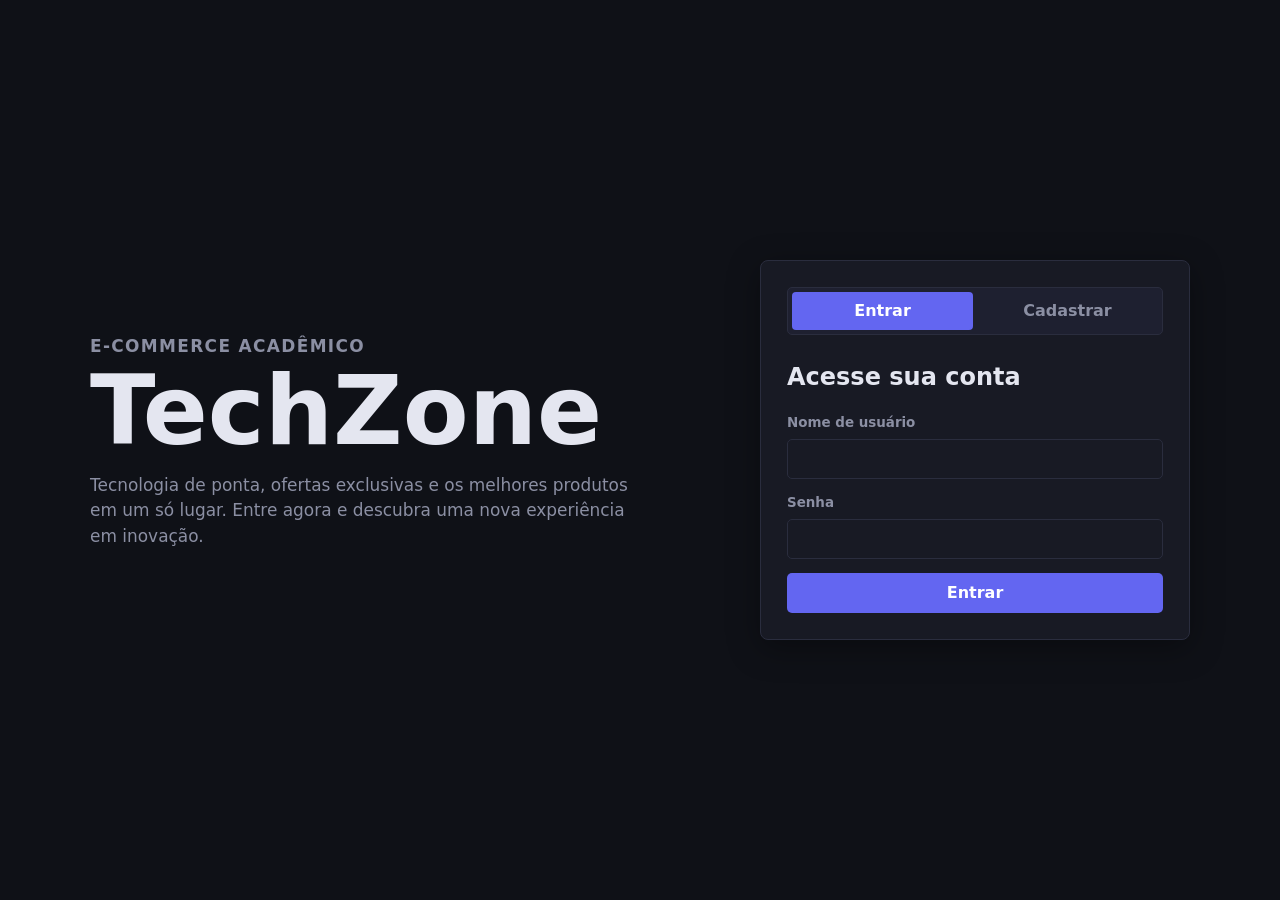
<file: shop/index.html>
<!DOCTYPE html>
<html lang="pt-BR">
<head>
  <meta charset="UTF-8">
  <meta name="viewport" content="width=device-width, initial-scale=1.0">
  <meta http-equiv="refresh" content="0; url=login.html">
  <title>TechZone | Entrar</title>
  <link rel="stylesheet" href="style.css">
</head>
<body class="auth-page">
  <main class="auth-shell">
    <section class="auth-panel">
      <p class="eyebrow">TechZone</p>
      <h1>Redirecionando para o acesso.</h1>
      <p class="muted">Se a tela não abrir automaticamente, acesse <a href="login.html">login.html</a>.</p>
    </section>
  </main>
</body>
</html>
</file>
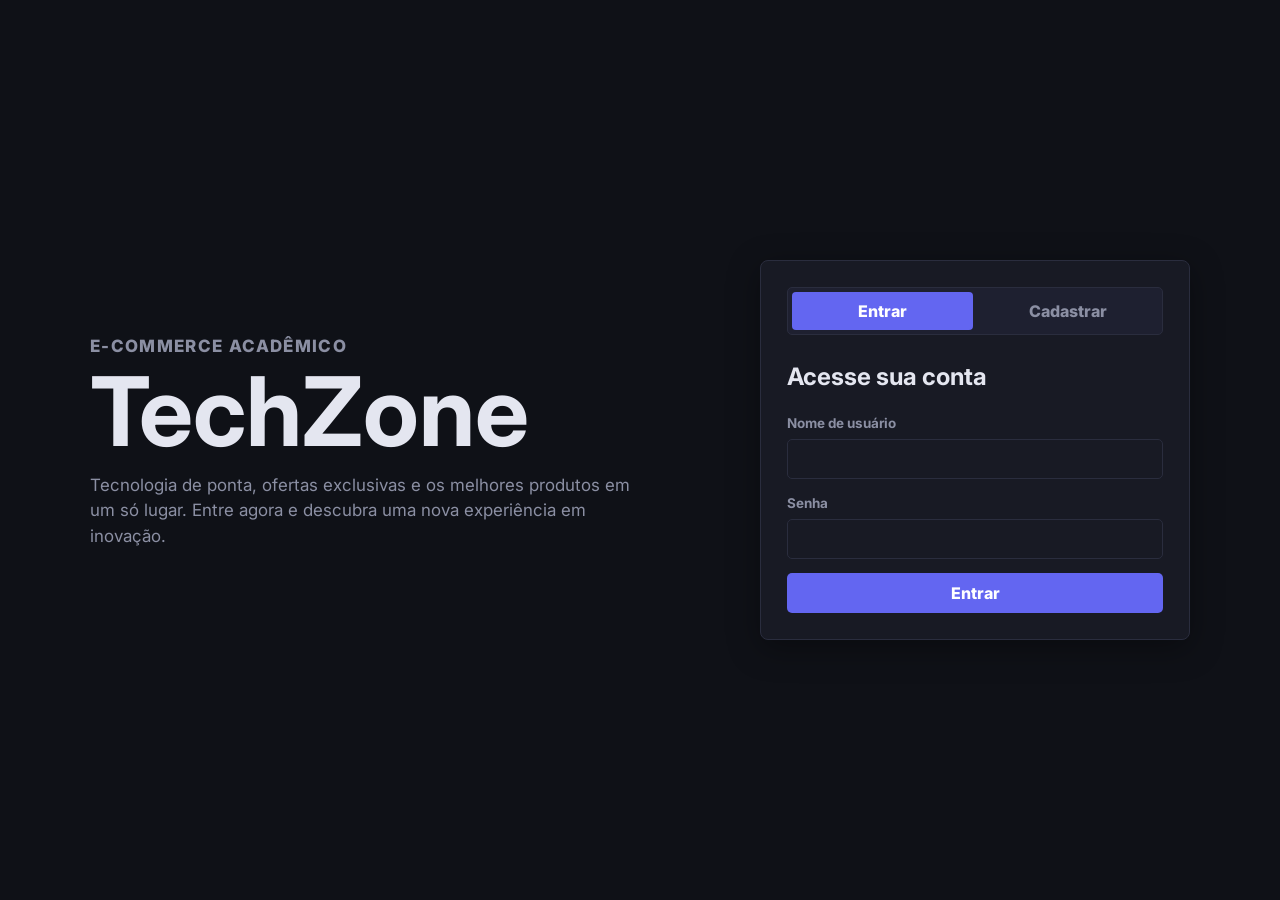
<file: shop/admin.html>
<!DOCTYPE html>
<html lang="pt-BR">
<head>
  <meta charset="UTF-8">
  <meta name="viewport" content="width=device-width, initial-scale=1.0">
  <title>TechZone | Admin</title>
  <link rel="preconnect" href="https://fonts.googleapis.com">
  <link rel="preconnect" href="https://fonts.gstatic.com" crossorigin>
  <link href="https://fonts.googleapis.com/css2?family=Inter:wght@400;500;600;700;800&display=swap" rel="stylesheet">
  <link rel="stylesheet" href="style.css">
</head>
<body class="admin-body" data-page="admin">
  <header class="admin-topbar">
    <a class="logo admin-logo" href="admin.html"><span>TZ</span>Admin</a>
    <div class="admin-top-actions">
      <a class="btn ghost small" href="catalogo.html">Ver loja</a>
      <button id="logout-btn" class="btn ghost small" type="button">Sair</button>
    </div>
  </header>

  <main class="admin-shell">
    <aside class="admin-side">
      <button class="admin-nav active" data-admin-section="dashboard" type="button">Dashboard</button>
      <button class="admin-nav" data-admin-section="produtos" type="button">Produtos</button>
      <button class="admin-nav" data-admin-section="clientes" type="button">Clientes</button>
      <button class="admin-nav" data-admin-section="pedidos" type="button">Pedidos</button>
      <button class="admin-nav" data-admin-section="chamados" type="button">Chamados</button>
      <button class="admin-nav" data-admin-section="estoque" type="button">Estoque</button>
      <button class="admin-nav" data-admin-section="vendas" type="button">Vendas</button>
      <button class="admin-nav" data-admin-section="reajuste" type="button">Reajuste</button>
    </aside>
    <section id="admin-content" class="admin-content"></section>
  </main>

  <div id="toast-root" aria-live="polite"></div>
  <script src="js/state.js"></script>
  <script src="js/app.js"></script>
</body>
</html>
</file>
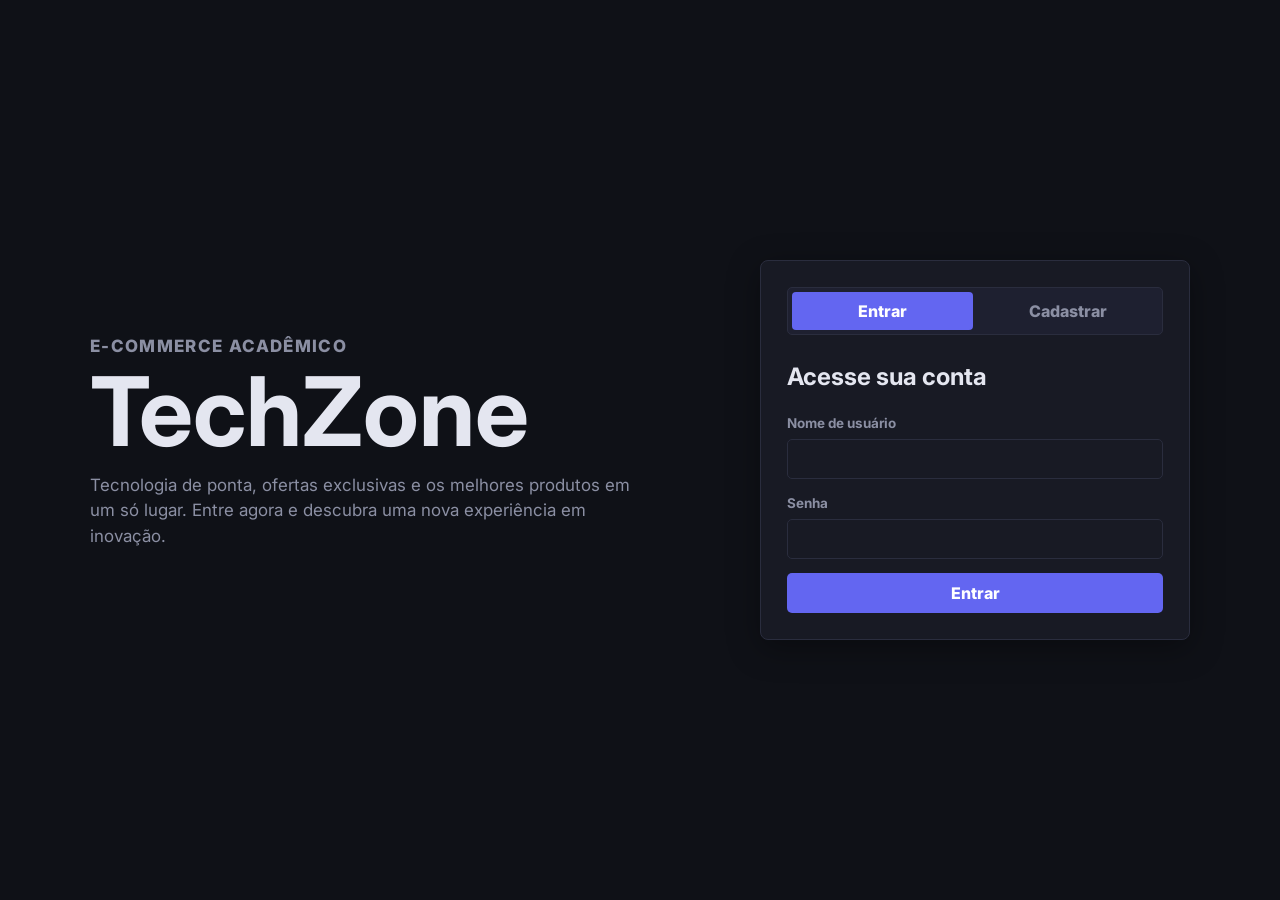
<file: shop/catalogo.html>
<!DOCTYPE html>
<html lang="pt-BR">
<head>
  <meta charset="UTF-8">
  <meta name="viewport" content="width=device-width, initial-scale=1.0">
  <title>TechZone | Catálogo</title>
  <link rel="preconnect" href="https://fonts.googleapis.com">
  <link rel="preconnect" href="https://fonts.gstatic.com" crossorigin>
  <link href="https://fonts.googleapis.com/css2?family=Inter:wght@400;500;600;700;800&display=swap" rel="stylesheet">
  <link rel="stylesheet" href="style.css">
</head>
<body data-page="catalogo">
  <header class="site-header">
    <a class="logo" href="catalogo.html"><span>TZ</span>TechZone</a>
    <nav class="site-nav" aria-label="Navegação principal">
      <a class="active" href="catalogo.html">Catálogo</a>
      <a class="client-link hidden" href="pedidos.html">Pedidos</a>
      <a class="client-link hidden" href="fale-conosco.html">Fale Conosco</a>
      <a href="sobre.html">Sobre Nós</a>
      <a id="admin-link" class="hidden" href="admin.html">Admin</a>
    </nav>
    <div class="header-actions">
      <a class="icon-btn client-link hidden" href="pedidos.html" aria-label="Carrinho"><span>Carrinho</span><b id="cart-count">0</b></a>
      <a id="account-avatar" class="account-avatar client-link hidden" href="conta.html" aria-label="Minha Conta"></a>
      <button id="logout-btn" class="btn ghost small" type="button">Sair</button>
    </div>
  </header>

  <main>
    <section class="catalog-head">
      <div>
        <p class="eyebrow">Produtos em destaque</p>
        <h1>Catálogo TechZone</h1>
        <p class="muted">Adicione ao carrinho direto da vitrine ou abra o produto para ver detalhes técnicos.</p>
      </div>
      <div class="toolbar">
        <input id="product-search" type="search" placeholder="Buscar produto">
        <select id="stock-filter">
          <option value="todos">Todos</option>
          <option value="disponiveis">Disponíveis</option>
          <option value="baixo">Estoque baixo</option>
        </select>
      </div>
    </section>

    <section class="content-wrap">
      <div id="products-grid" class="product-grid"></div>
    </section>
  </main>

  <footer class="site-footer">
    <div><strong>TechZone</strong><p>Loja acadêmica de tecnologia com arquitetura front-end modular.</p></div>
    <div><strong>Links úteis</strong><a href="catalogo.html">Catálogo</a><a href="pedidos.html">Pedidos</a><a href="fale-conosco.html">Fale Conosco</a><a href="sobre.html">Sobre Nós</a></div>
    <div><strong>Contato</strong><span>tzstore@gmail.com
  </span><span>(11) 94002-2026</span><span>Av. Paulista, 1000 - Bela Vista, São Paulo - SP</span></div>
    <div><strong>Pagamento</strong><span>Saldo TechZone</span><span>Pix, crédito e débito simulados</span></div>
  </footer>

  <div id="toast-root" aria-live="polite"></div>
  <script src="js/state.js"></script>
  <script src="js/app.js"></script>
</body>
</html>
</file>
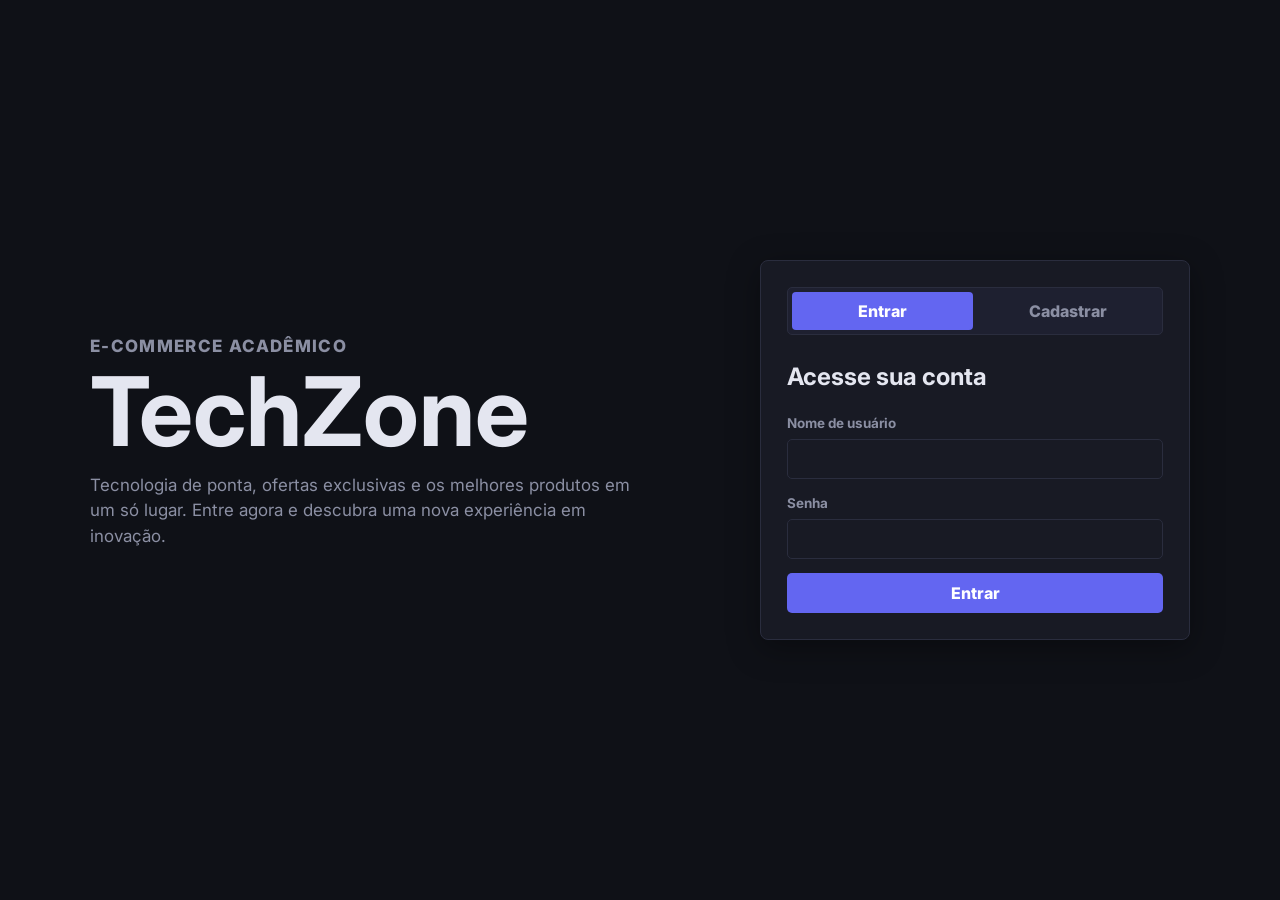
<file: shop/conta.html>
<!DOCTYPE html>
<html lang="pt-BR">
<head>
  <meta charset="UTF-8">
  <meta name="viewport" content="width=device-width, initial-scale=1.0">
  <title>TechZone | Minha Conta</title>
  <link rel="preconnect" href="https://fonts.googleapis.com">
  <link rel="preconnect" href="https://fonts.gstatic.com" crossorigin>
  <link href="https://fonts.googleapis.com/css2?family=Inter:wght@400;500;600;700;800&display=swap" rel="stylesheet">
  <link rel="stylesheet" href="style.css">
</head>
<body data-page="conta">
  <header class="site-header">
    <a class="logo" href="catalogo.html"><span>TZ</span>TechZone</a>
    <nav class="site-nav" aria-label="Navegação principal">
      <a href="catalogo.html">Catálogo</a>
      <a class="client-link" href="pedidos.html">Pedidos</a>
      <a class="client-link" href="fale-conosco.html">Fale Conosco</a>
      <a href="sobre.html">Sobre Nós</a>
      <a id="admin-link" class="hidden" href="admin.html">Admin</a>
    </nav>
    <div class="header-actions">
      <a class="icon-btn client-link" href="pedidos.html" aria-label="Carrinho"><span>Carrinho</span><b id="cart-count">0</b></a>
      <a id="account-avatar" class="account-avatar client-link" href="conta.html" aria-label="Minha Conta"></a>
      <button id="logout-btn" class="btn ghost small" type="button">Sair</button>
    </div>
  </header>

  <main class="content-wrap account-layout">
    <section class="account-panel">
      <div class="section-title-row">
        <div>
          <p class="eyebrow">Cadastro</p>
          <h1>Alterar conta</h1>
          <p class="muted">Atualize seus dados de acesso e contato.</p>
        </div>
      </div>

      <form id="account-form" class="form-stack">
        <div class="account-grid">
          <label>Nome completo
            <input id="account-name" autocomplete="name" required>
          </label>
          <label>E-mail
            <input id="account-email" type="email" autocomplete="email" required>
          </label>
          <label>Telefone
            <input id="account-phone" autocomplete="tel" inputmode="numeric" data-phone-mask required>
          </label>
          <label>Usuário
            <input id="account-user" autocomplete="username" required>
          </label>
          <label>Nova senha
            <input id="account-pass" type="password" autocomplete="new-password" placeholder="Deixe em branco para manter">
          </label>
        </div>
        <button class="btn primary" type="submit">Salvar alterações</button>
      </form>
    </section>

    <aside class="account-panel deposit-panel">
      <p class="eyebrow">Saldo</p>
      <h2>Depositar saldo</h2>
      <p class="muted">Use este valor para pagar pedidos dentro da loja.</p>
      <div class="balance-card">
        <div class="balance-card-head">
          <span>Saldo atual</span>
          <button id="toggle-balance" class="eye-btn" type="button" aria-label="Mostrar saldo">
            <svg viewBox="0 0 24 24" aria-hidden="true"><path d="M2 12s3.5-6 10-6 10 6 10 6-3.5 6-10 6S2 12 2 12Z"/><circle cx="12" cy="12" r="3"/></svg>
          </button>
        </div>
        <strong id="account-balance" data-hidden="true">••••••</strong>
      </div>
      <form id="deposit-form" class="form-stack">
        <label>Valor do depósito
          <input id="deposit-value" type="number" min="0.01" step="0.01" placeholder="100,00" required>
        </label>
        <button class="btn primary full" type="submit">Depositar saldo</button>
      </form>
    </aside>
  </main>

  <footer class="site-footer">
    <div><strong>TechZone</strong><p>Loja acadêmica de tecnologia com arquitetura front-end modular.</p></div>
    <div><strong>Links úteis</strong><a href="catalogo.html">Catálogo</a><a href="pedidos.html">Pedidos</a><a href="fale-conosco.html">Fale Conosco</a><a href="sobre.html">Sobre Nós</a></div>
    <div><strong>Contato</strong><span>tzstore@gmail.com
  </span><span>(11) 94002-2026</span><span>Av. Paulista, 1000 - Bela Vista, São Paulo - SP</span></div>
    <div><strong>Pagamento</strong><span>Saldo TechZone</span><span>Pix, crédito e débito simulados</span></div>
  </footer>

  <div id="toast-root" aria-live="polite"></div>
  <script src="js/state.js"></script>
  <script src="js/app.js"></script>
</body>
</html>
</file>
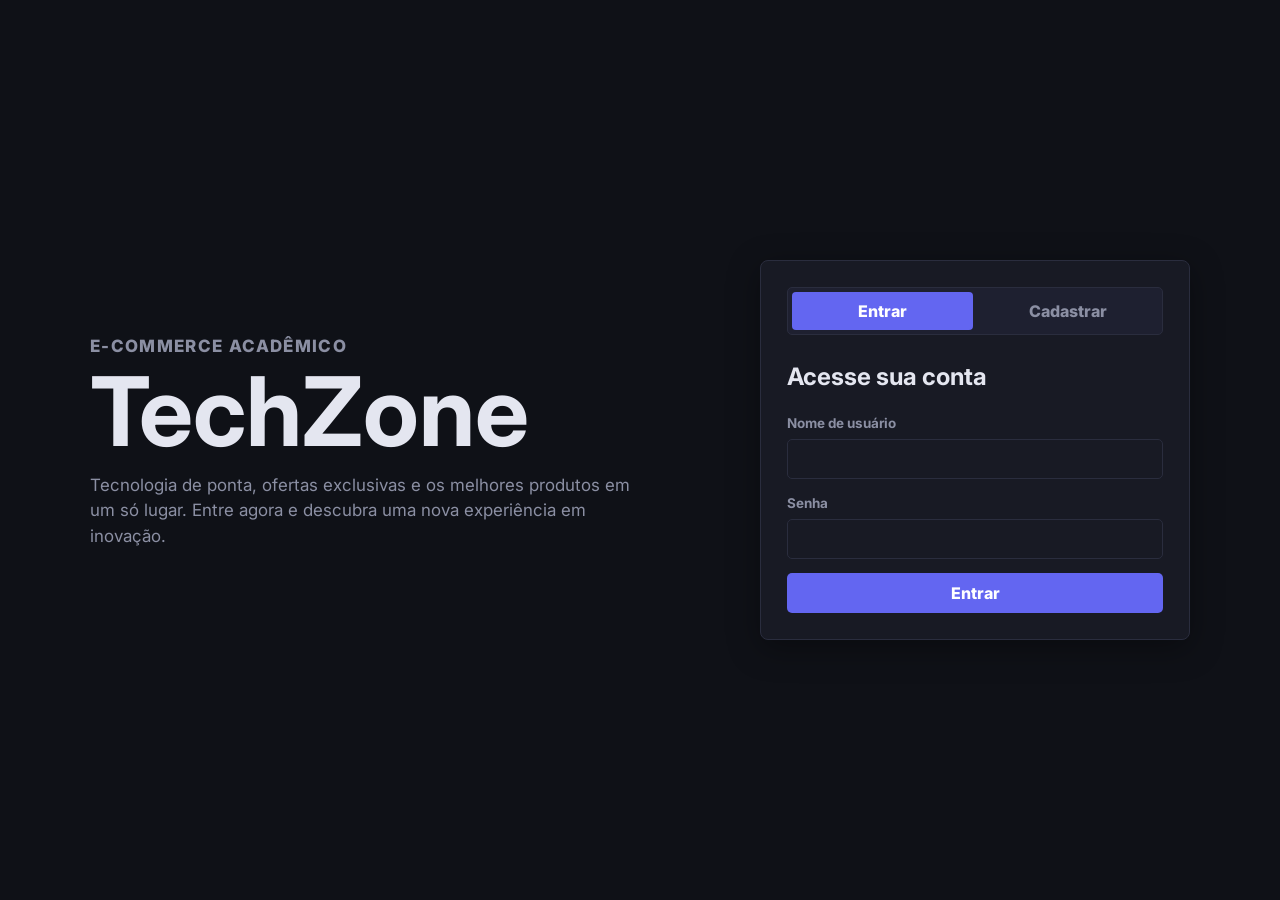
<file: shop/fale-conosco.html>
<!DOCTYPE html>
<html lang="pt-BR">
<head>
  <meta charset="UTF-8">
  <meta name="viewport" content="width=device-width, initial-scale=1.0">
  <title>TechZone | Fale Conosco</title>
  <link rel="preconnect" href="https://fonts.googleapis.com">
  <link rel="preconnect" href="https://fonts.gstatic.com" crossorigin>
  <link href="https://fonts.googleapis.com/css2?family=Inter:wght@400;500;600;700;800&display=swap" rel="stylesheet">
  <link rel="stylesheet" href="style.css">
</head>
<body data-page="fale-conosco">
  <header class="site-header">
    <a class="logo" href="catalogo.html"><span>TZ</span>TechZone</a>
    <nav class="site-nav" aria-label="Navegação principal">
      <a href="catalogo.html">Catálogo</a>
      <a class="client-link" href="pedidos.html">Pedidos</a>
      <a class="client-link active" href="fale-conosco.html">Fale Conosco</a>
      <a href="sobre.html">Sobre Nós</a>
      <a id="admin-link" class="hidden" href="admin.html">Admin</a>
    </nav>
    <div class="header-actions">
      <a class="icon-btn client-link" href="pedidos.html" aria-label="Carrinho"><span>Carrinho</span><b id="cart-count">0</b></a>
      <a id="account-avatar" class="account-avatar client-link" href="conta.html" aria-label="Minha Conta"></a>
      <button id="logout-btn" class="btn ghost small" type="button">Sair</button>
    </div>
  </header>

  <main class="content-wrap support-layout">
    <section class="support-panel">
      <div class="section-title-row">
        <div>
          <p class="eyebrow">Atendimento</p>
          <h1>Fale Conosco</h1>
          <p class="muted">Escolha um tópico de suporte ou abra um chamado direto com nossa equipe.</p>
        </div>
      </div>

      <div class="contact-info-grid" aria-label="Informações de contato">
        <article>
          <span>Telefone / WhatsApp</span>
          <strong>(11) 94002-2026</strong>
          <small>Atendimento de segunda a sexta, das 9h às 18h.</small>
        </article>
        <article>
          <span>E-mail</span>
          <strong>tzstore@gmail.com</strong>
          <small>Resposta em até 1 dia útil.</small>
        </article>
        <article>
          <span>Endereço</span>
          <strong>Av. Paulista, 1000 - Bela Vista, São Paulo - SP</strong>
          <small>Loja conceito TechZone.</small>
        </article>
      </div>

      <div class="support-options" id="support-options">
        <button class="support-option active" type="button" data-support-topic="suporte">Falar diretamente com o suporte</button>
        <button class="support-option" type="button" data-support-topic="compra">Problema ao efetuar a compra</button>
        <button class="support-option" type="button" data-support-topic="conta">Problemas com a conta</button>
        <button class="support-option" type="button" data-support-topic="uso">Como utilizar o site</button>
        <button class="support-option" type="button" data-support-topic="regras">Regras de funcionamento</button>
      </div>

      <div id="support-guidance" class="support-guidance"></div>

      <form id="support-form" class="support-form">
        <div class="admin-form-grid">
          <label>Nome
            <input id="contact-name" required placeholder="Seu nome">
          </label>
          <label>E-mail
            <input id="contact-email" type="email" required placeholder="seuemail@gmail.com">
          </label>
          <label>Categoria
            <select id="ticket-category" required>
              <option value="Problema">Problema</option>
              <option value="Dúvida">Dúvida</option>
              <option value="Reclamação">Reclamação</option>
              <option value="Crítica">Crítica</option>
            </select>
          </label>
        </div>
        <label>Mensagem
          <textarea id="ticket-message" rows="6" placeholder="Descreva sua situação com detalhes." required></textarea>
        </label>
        <button class="btn primary" type="submit">Enviar chamado</button>
      </form>
    </section>

    <section class="support-panel">
      <div class="section-title-row">
        <div>
          <p class="eyebrow">Histórico</p>
          <h2>Meus chamados</h2>
        </div>
      </div>
      <div id="client-ticket-list" class="ticket-list"></div>
    </section>
  </main>

  <footer class="site-footer">
    <div><strong>TechZone</strong><p>Loja acadêmica de tecnologia com arquitetura front-end modular.</p></div>
    <div><strong>Links úteis</strong><a href="catalogo.html">Catálogo</a><a href="pedidos.html">Pedidos</a><a href="fale-conosco.html">Fale Conosco</a><a href="sobre.html">Sobre Nós</a></div>
    <div><strong>Contato</strong><span>tzstore@gmail.com
  </span><span>(11) 94002-2026</span><span>Av. Paulista, 1000 - Bela Vista, São Paulo - SP</span></div>
    <div><strong>Pagamento</strong><span>Saldo TechZone</span><span>Pix, crédito e débito simulados</span></div>
  </footer>

  <div id="toast-root" aria-live="polite"></div>
  <script src="js/state.js"></script>
  <script src="js/app.js"></script>
</body>
</html>
</file>
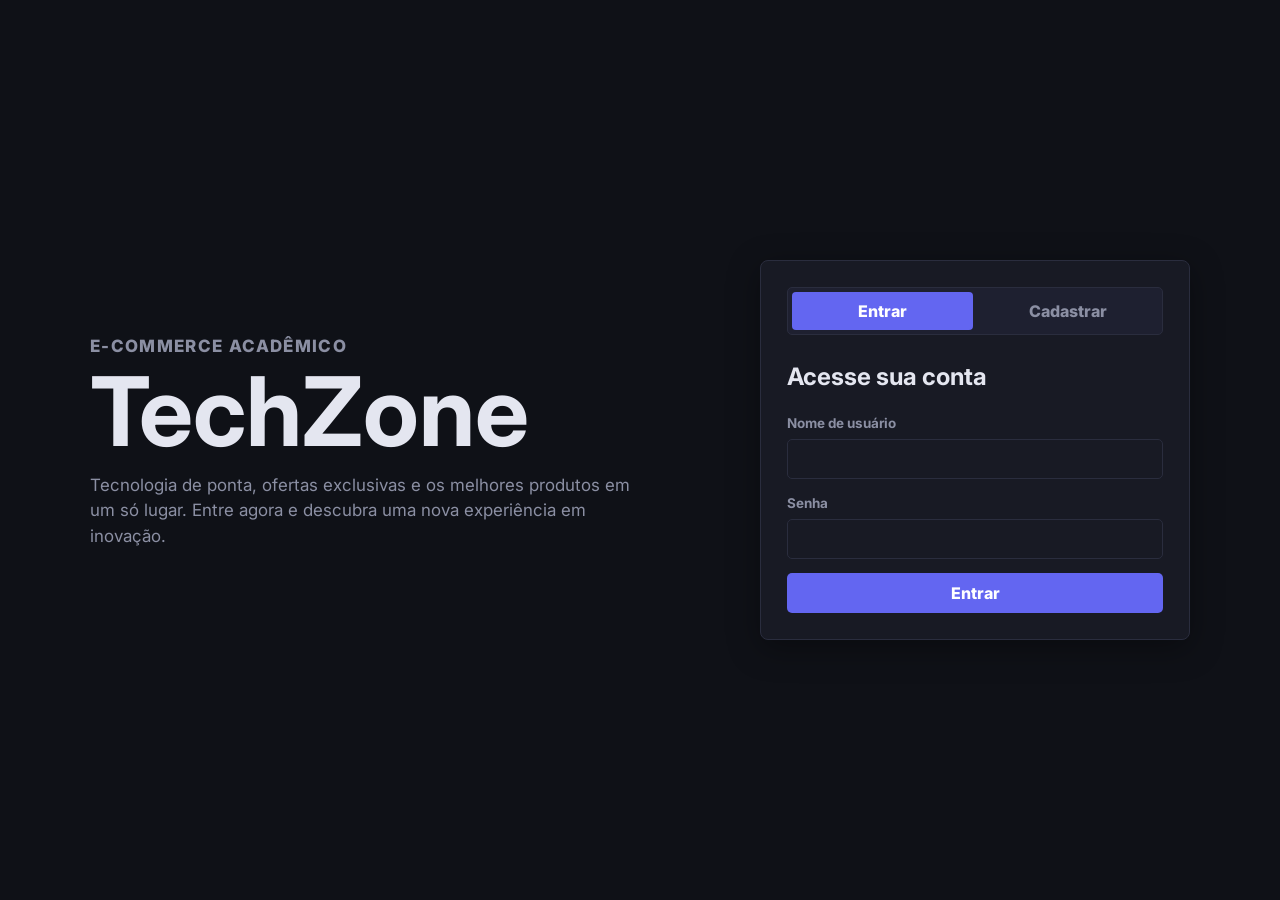
<file: shop/login.html>
<!DOCTYPE html>
<html lang="pt-BR">
<head>
  <meta charset="UTF-8">
  <meta name="viewport" content="width=device-width, initial-scale=1.0">
  <title>TechZone | Login e Cadastro</title>
  <link rel="preconnect" href="https://fonts.googleapis.com">
  <link rel="preconnect" href="https://fonts.gstatic.com" crossorigin>
  <link href="https://fonts.googleapis.com/css2?family=Inter:wght@400;500;600;700;800&display=swap" rel="stylesheet">
  <link rel="stylesheet" href="style.css">
</head>
<body class="auth-page" data-page="login">
  <main class="auth-shell">
    <section class="auth-brand">
      <p class="eyebrow">E-commerce acadêmico</p>
      <h1>TechZone</h1>
      <p>Tecnologia de ponta, ofertas exclusivas e os melhores produtos em um só lugar. Entre agora e descubra uma nova experiência em inovação.</p>
    </section>

    <section class="auth-panel" aria-label="Acesso ao sistema">
      <div class="tabs" role="tablist">
        <button class="tab active" type="button" data-auth-tab="login">Entrar</button>
        <button class="tab" type="button" data-auth-tab="cadastro">Cadastrar</button>
      </div>

      <form id="login-form" class="form-stack">
        <div>
          <h2>Acesse sua conta</h2>
        </div>
        <label>Nome de usuário
          <input id="login-user" autocomplete="username" required>
        </label>
        <label>Senha
          <input id="login-pass" type="password" autocomplete="current-password" required>
        </label>
        <button class="btn primary full" type="submit">Entrar</button>
      </form>

      <form id="register-form" class="form-stack hidden">
        <div>
          <h2>Criar cadastro</h2>
        </div>
        <label>Nome completo
          <input id="reg-name" autocomplete="name" required>
        </label>
        <label>E-mail
          <input id="reg-email" type="email" placeholder="nome@gmail.com" autocomplete="email" required>
        </label>
        <label>Telefone
          <input id="reg-phone" placeholder="(11) 99999-9999" autocomplete="tel" inputmode="numeric" data-phone-mask required>
        </label>
        <label>Nome de usuário
          <input id="reg-user" autocomplete="username" required>
        </label>
        <label>Senha
          <input id="reg-pass" type="password" autocomplete="new-password" minlength="3" required>
        </label>
        <button class="btn primary full" type="submit">Cadastrar e entrar</button>
      </form>
    </section>
  </main>

  <div id="toast-root" aria-live="polite"></div>
  <script src="js/state.js"></script>
  <script src="js/app.js"></script>
</body>
</html>
</file>
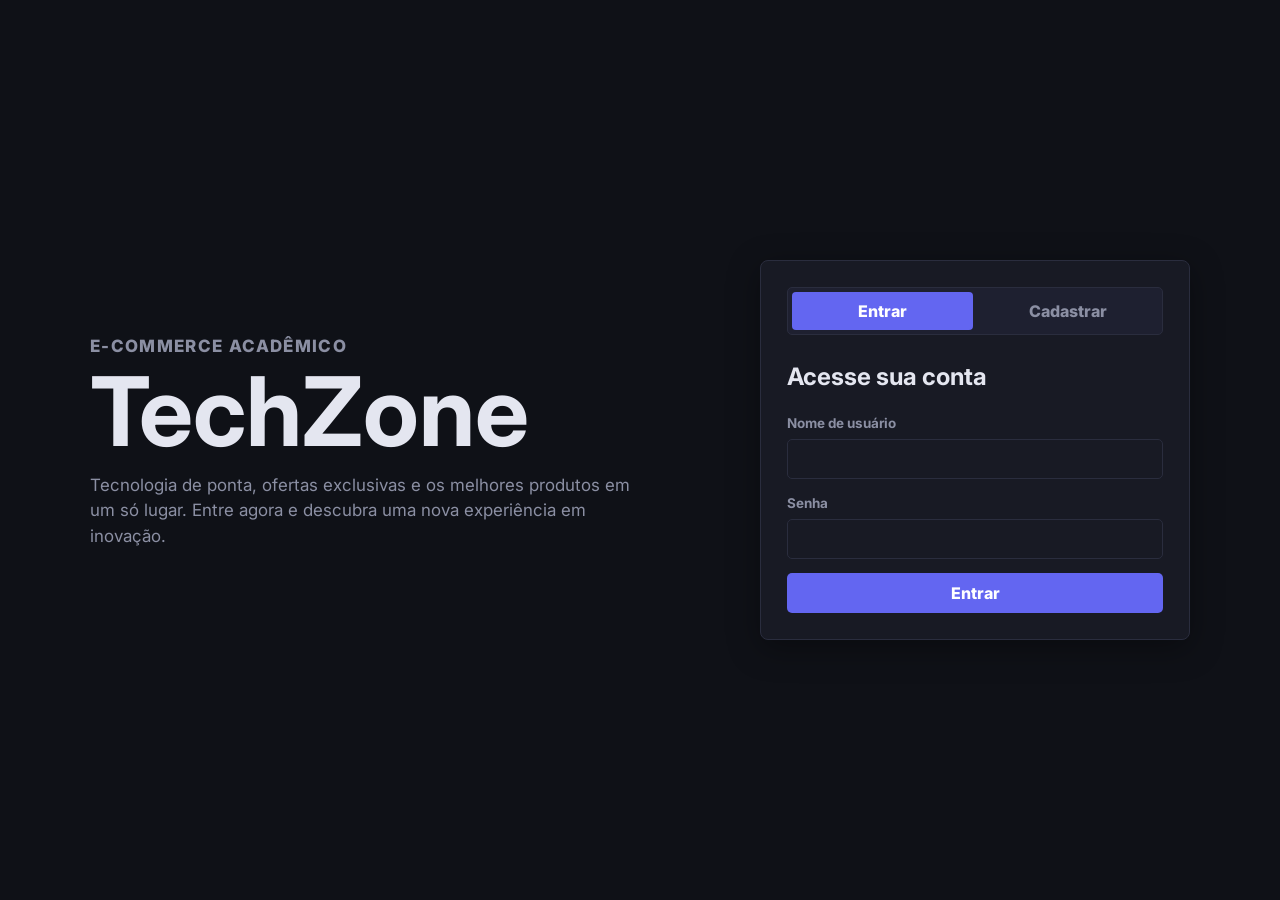
<file: shop/pedidos.html>
<!DOCTYPE html>
<html lang="pt-BR">
<head>
  <meta charset="UTF-8">
  <meta name="viewport" content="width=device-width, initial-scale=1.0">
  <title>TechZone | Carrinho e Pedidos</title>
  <link rel="preconnect" href="https://fonts.googleapis.com">
  <link rel="preconnect" href="https://fonts.gstatic.com" crossorigin>
  <link href="https://fonts.googleapis.com/css2?family=Inter:wght@400;500;600;700;800&display=swap" rel="stylesheet">
  <link rel="stylesheet" href="style.css">
</head>
<body data-page="pedidos">
  <header class="site-header">
    <a class="logo" href="catalogo.html"><span>TZ</span>TechZone</a>
    <nav class="site-nav" aria-label="Navegação principal">
      <a href="catalogo.html">Catálogo</a>
      <a class="client-link active" href="pedidos.html">Pedidos</a>
      <a class="client-link hidden" href="fale-conosco.html">Fale Conosco</a>
      <a href="sobre.html">Sobre Nós</a>
      <a id="admin-link" class="hidden" href="admin.html">Admin</a>
    </nav>
    <div class="header-actions">
      <a class="icon-btn client-link" href="pedidos.html" aria-label="Carrinho"><span>Carrinho</span><b id="cart-count">0</b></a>
      <a id="account-avatar" class="account-avatar client-link" href="conta.html" aria-label="Minha Conta"></a>
      <button id="logout-btn" class="btn ghost small" type="button">Sair</button>
    </div>
  </header>

  <main class="content-wrap orders-layout">
    <section class="checkout-panel">
      <div class="section-title-row">
        <div>
          <p class="eyebrow">Checkout</p>
          <h1>Carrinho e pagamento</h1>
        </div>
        <a class="btn ghost small" href="catalogo.html">Continuar comprando</a>
      </div>
      <div id="cart-list" class="cart-list"></div>
      <div class="checkout-options">
        <h2>Frete</h2>
        <div id="shipping-options" class="option-list"></div>
        <label class="check-row">
          <input id="insurance-check" type="checkbox">
          <span>Adicionar seguro do produto <small>4% sobre os produtos</small></span>
        </label>
      </div>
      <aside class="summary-box">
        <div><span>Produtos</span><strong id="summary-products">R$ 0,00</strong></div>
        <div><span>Frete</span><strong id="summary-shipping">R$ 0,00</strong></div>
        <div><span>Seguro</span><strong id="summary-insurance">R$ 0,00</strong></div>
        <div class="total"><span>Total</span><strong id="summary-total">R$ 0,00</strong></div>
        <button id="checkout-pay" class="btn primary full" type="button">Finalizar e pagar com saldo</button>
      </aside>
    </section>

    <section class="history-panel">
      <div class="section-title-row">
        <div>
          <p class="eyebrow">Histórico</p>
          <h2>Meus pedidos</h2>
        </div>
      </div>
      <div id="orders-list" class="order-list"></div>
    </section>
  </main>

  <footer class="site-footer">
    <div><strong>TechZone</strong><p>Loja acadêmica de tecnologia com arquitetura front-end modular.</p></div>
    <div><strong>Links úteis</strong><a href="catalogo.html">Catálogo</a><a href="pedidos.html">Pedidos</a><a href="fale-conosco.html">Fale Conosco</a><a href="sobre.html">Sobre Nós</a></div>
    <div><strong>Contato</strong><span>tzstore@gmail.com
  </span><span>(11) 94002-2026</span><span>Av. Paulista, 1000 - Bela Vista, São Paulo - SP</span></div>
    <div><strong>Pagamento</strong><span>Saldo TechZone</span><span>Pix, crédito e débito simulados</span></div>
  </footer>

  <div id="toast-root" aria-live="polite"></div>
  <script src="js/state.js"></script>
  <script src="js/app.js"></script>
</body>
</html>
</file>
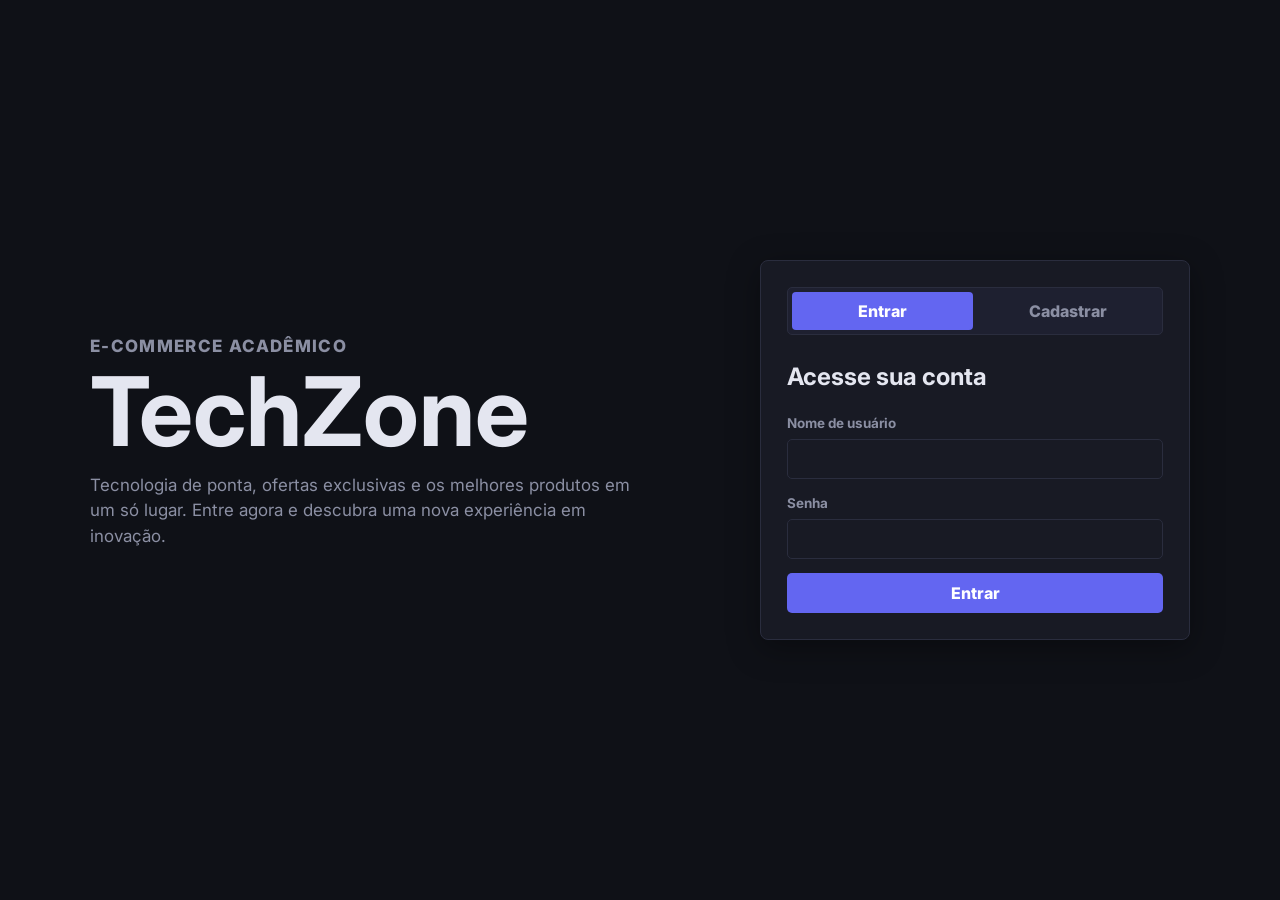
<file: shop/produto.html>
<!DOCTYPE html>
<html lang="pt-BR">
<head>
  <meta charset="UTF-8">
  <meta name="viewport" content="width=device-width, initial-scale=1.0">
  <title>TechZone | Produto</title>
  <link rel="preconnect" href="https://fonts.googleapis.com">
  <link rel="preconnect" href="https://fonts.gstatic.com" crossorigin>
  <link href="https://fonts.googleapis.com/css2?family=Inter:wght@400;500;600;700;800&display=swap" rel="stylesheet">
  <link rel="stylesheet" href="style.css">
</head>
<body data-page="produto">
  <header class="site-header">
    <a class="logo" href="catalogo.html"><span>TZ</span>TechZone</a>
    <nav class="site-nav" aria-label="Navegação principal">
      <a href="catalogo.html">Catálogo</a>
      <a class="client-link hidden" href="pedidos.html">Pedidos</a>
      <a class="client-link hidden" href="fale-conosco.html">Fale Conosco</a>
      <a href="sobre.html">Sobre Nós</a>
      <a id="admin-link" class="hidden" href="admin.html">Admin</a>
    </nav>
    <div class="header-actions">
      <a class="icon-btn client-link hidden" href="pedidos.html" aria-label="Carrinho"><span>Carrinho</span><b id="cart-count">0</b></a>
      <a id="account-avatar" class="account-avatar client-link hidden" href="conta.html" aria-label="Minha Conta"></a>
      <button id="logout-btn" class="btn ghost small" type="button">Sair</button>
    </div>
  </header>

  <main class="content-wrap">
    <a class="back-link" href="catalogo.html">← Voltar ao catálogo</a>
    <section id="product-detail" class="product-detail"></section>
  </main>

  <footer class="site-footer">
    <div><strong>TechZone</strong><p>Loja acadêmica de tecnologia com arquitetura front-end modular.</p></div>
    <div><strong>Links úteis</strong><a href="catalogo.html">Catálogo</a><a href="pedidos.html">Pedidos</a><a href="fale-conosco.html">Fale Conosco</a><a href="sobre.html">Sobre Nós</a></div>
    <div><strong>Contato</strong><span>tzstore@gmail.com
  </span><span>(11) 94002-2026</span><span>Av. Paulista, 1000 - Bela Vista, São Paulo - SP</span></div>
    <div><strong>Pagamento</strong><span>Saldo TechZone</span><span>Pix, crédito e débito simulados</span></div>
  </footer>

  <div id="toast-root" aria-live="polite"></div>
  <script src="js/state.js"></script>
  <script src="js/app.js"></script>
</body>
</html>
</file>
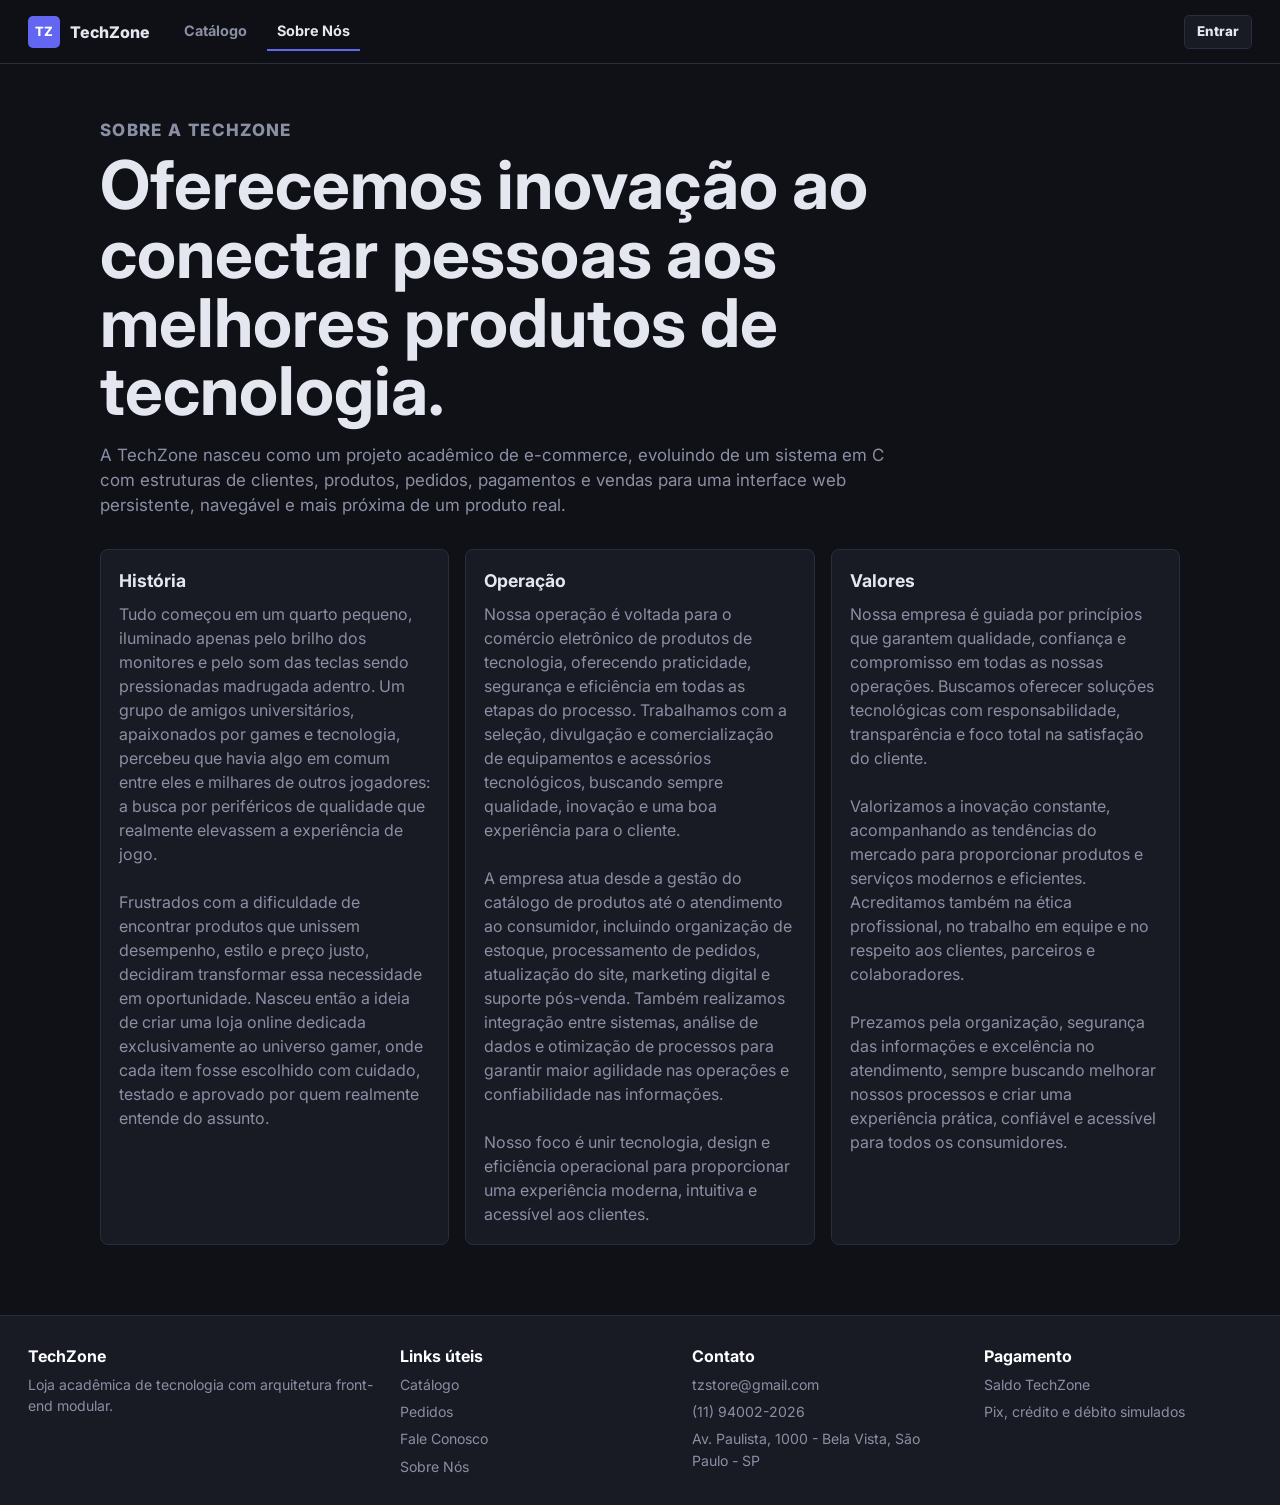
<file: shop/sobre.html>
<!DOCTYPE html>
<html lang="pt-BR">
<head>
  <meta charset="UTF-8">
  <meta name="viewport" content="width=device-width, initial-scale=1.0">
  <title>TechZone | Sobre Nós</title>
  <link rel="preconnect" href="https://fonts.googleapis.com">
  <link rel="preconnect" href="https://fonts.gstatic.com" crossorigin>
  <link href="https://fonts.googleapis.com/css2?family=Inter:wght@400;500;600;700;800&display=swap" rel="stylesheet">
  <link rel="stylesheet" href="style.css">
</head>
<body data-page="sobre">
  <header class="site-header">
    <a class="logo" href="catalogo.html"><span>TZ</span>TechZone</a>
    <nav class="site-nav" aria-label="Navegação principal">
      <a href="catalogo.html">Catálogo</a>
      <a class="client-link hidden" href="pedidos.html">Pedidos</a>
      <a class="client-link hidden" href="fale-conosco.html">Fale Conosco</a>
      <a class="active" href="sobre.html">Sobre Nós</a>
      <a id="admin-link" class="hidden" href="admin.html">Admin</a>
    </nav>
    <div class="header-actions">
      <a class="icon-btn client-link hidden" href="pedidos.html" aria-label="Carrinho"><span>Carrinho</span><b id="cart-count">0</b></a>
      <a id="account-avatar" class="account-avatar client-link hidden" href="conta.html" aria-label="Minha Conta"></a>
      <button id="logout-btn" class="btn ghost small" type="button">Sair</button>
    </div>
  </header>

  <main class="about-page">
    <section class="about-hero">
      <p class="eyebrow">Sobre a TechZone</p>
      <h1>Oferecemos inovação ao conectar pessoas aos melhores produtos de tecnologia.</h1>
      <p>A TechZone nasceu como um projeto acadêmico de e-commerce, evoluindo de um sistema em C com estruturas de clientes, produtos, pedidos, pagamentos e vendas para uma interface web persistente, navegável e mais próxima de um produto real.</p>
    </section>

    <section class="about-grid">
      <article>
        <h2>História</h2>
        <p>Tudo começou em um quarto pequeno, iluminado apenas pelo brilho dos monitores e pelo som das teclas sendo pressionadas madrugada adentro. Um grupo de amigos universitários, apaixonados por games e tecnologia, percebeu que havia algo em comum entre eles e milhares de outros jogadores: a busca por periféricos de qualidade que realmente elevassem a experiência de jogo.</p>
        <br>
        <p>Frustrados com a dificuldade de encontrar produtos que unissem desempenho, estilo e preço justo, decidiram transformar essa necessidade em oportunidade. Nasceu então a ideia de criar uma loja online dedicada exclusivamente ao universo gamer, onde cada item fosse escolhido com cuidado, testado e aprovado por quem realmente entende do assunto.</p>
      </article>
      <article>
        <h2>Operação</h2>
        <p>Nossa operação é voltada para o comércio eletrônico de produtos de tecnologia, oferecendo praticidade, segurança e eficiência em todas as etapas do processo. Trabalhamos com a seleção, divulgação e comercialização de equipamentos e acessórios tecnológicos, buscando sempre qualidade, inovação e uma boa experiência para o cliente.</p>
        <br>
        <p>A empresa atua desde a gestão do catálogo de produtos até o atendimento ao consumidor, incluindo organização de estoque, processamento de pedidos, atualização do site, marketing digital e suporte pós-venda. Também realizamos integração entre sistemas, análise de dados e otimização de processos para garantir maior agilidade nas operações e confiabilidade nas informações.</p>
        <br>
        <p>Nosso foco é unir tecnologia, design e eficiência operacional para proporcionar uma experiência moderna, intuitiva e acessível aos clientes.</p>
      </article>
      <article>
        <h2>Valores</h2>
        <p>Nossa empresa é guiada por princípios que garantem qualidade, confiança e compromisso em todas as nossas operações. Buscamos oferecer soluções tecnológicas com responsabilidade, transparência e foco total na satisfação do cliente.</p>
        <br>
        <p>Valorizamos a inovação constante, acompanhando as tendências do mercado para proporcionar produtos e serviços modernos e eficientes. Acreditamos também na ética profissional, no trabalho em equipe e no respeito aos clientes, parceiros e colaboradores.</p>
        <br>
        <p>Prezamos pela organização, segurança das informações e excelência no atendimento, sempre buscando melhorar nossos processos e criar uma experiência prática, confiável e acessível para todos os consumidores.</p>
      </article>
    </section>
  </main>

  <footer class="site-footer">
    <div><strong>TechZone</strong><p>Loja acadêmica de tecnologia com arquitetura front-end modular.</p></div>
    <div><strong>Links úteis</strong><a href="catalogo.html">Catálogo</a><a href="pedidos.html">Pedidos</a><a href="fale-conosco.html">Fale Conosco</a><a href="sobre.html">Sobre Nós</a></div>
    <div><strong>Contato</strong><span>tzstore@gmail.com
  </span><span>(11) 94002-2026</span><span>Av. Paulista, 1000 - Bela Vista, São Paulo - SP</span></div>
    <div><strong>Pagamento</strong><span>Saldo TechZone</span><span>Pix, crédito e débito simulados</span></div>
  </footer>

  <div id="toast-root" aria-live="polite"></div>
  <script src="js/state.js"></script>
  <script src="js/app.js"></script>
</body>
</html>
</file>
<file: shop/style.css>
:root {
  --bg: #0f1117;
  --surface: #181a24;
  --surface-2: #1e2030;
  --surface-3: #2a2d3e;
  --text: #e4e6f0;
  --muted: #8b8fa3;
  --border: #2a2d3e;
  --border-strong: #3f445e;
  --primary: #6366f1;
  --primary-hover: #818cf8;
  --accent: #22d3ee;
  --success: #22c55e;
  --warning: #eab308;
  --danger: #f43f5e;
  --danger-bg: rgba(244, 63, 94, 0.12);
  --warning-bg: rgba(234, 179, 8, 0.12);
  --success-bg: rgba(34, 197, 94, 0.12);
  --shadow: 0 8px 32px rgba(0,0,0,0.35);
  --radius: 8px;
  --radius-sm: 5px;
  --font: "Inter", system-ui, -apple-system, BlinkMacSystemFont, "Segoe UI", sans-serif;
}

*,
*::before,
*::after {
  box-sizing: border-box;
}

html {
  min-height: 100%;
}

body {
  margin: 0;
  min-height: 100vh;
  display: flex;
  flex-direction: column;

  background: var(--bg);
  color: var(--text);
  font-family: var(--font);
  line-height: 1.5;
}

main {
  flex: 1;
}

a {
  color: inherit;
  text-decoration: none;
}

button,
input,
select,
textarea {
  font: inherit;
}

img {
  display: block;
  max-width: 100%;
}

.hidden {
  display: none !important;
}

.muted {
  color: var(--muted);
}

.eyebrow {
  margin: 0 0 8px;
  color: var(--primary);
  font-size: .76rem;
  font-weight: 800;
  letter-spacing: .08em;
  text-transform: uppercase;
}

.site-header {
  position: sticky;
  top: 0;
  z-index: 20;
  display: grid;
  grid-template-columns: auto 1fr auto;
  gap: 24px;
  align-items: center;
  min-height: 64px;
  padding: 0 28px;
  background: rgba(15, 17, 23, 0.85);
  border-bottom: 1px solid var(--border);
  backdrop-filter: blur(14px);
}

.logo {
  display: inline-flex;
  align-items: center;
  gap: 10px;
  font-weight: 800;
}

.logo span {
  display: inline-grid;
  place-items: center;
  width: 32px;
  height: 32px;
  color: #fff;
  background: var(--primary);
  border-radius: var(--radius-sm);
  font-size: .8rem;
  letter-spacing: .03em;
}

.site-nav,
.header-actions,
.admin-top-actions {
  display: flex;
  align-items: center;
  gap: 10px;
}

.site-nav a {
  padding: 8px 10px;
  color: var(--muted);
  border-bottom: 2px solid transparent;
  font-size: .9rem;
  font-weight: 700;
}

.site-nav a:hover,
.site-nav a.active {
  color: var(--text);
  border-bottom-color: var(--primary);
}

.balance-chip,
.icon-btn {
  display: inline-flex;
  align-items: center;
  gap: 8px;
  min-height: 36px;
  padding: 0 12px;
  background: var(--surface-2);
  border: 1px solid var(--border);
  border-radius: var(--radius-sm);
  color: var(--primary);
  font-size: .86rem;
  font-weight: 800;
  white-space: nowrap;
}

.icon-btn {
  position: relative;
  color: var(--text);
}

.icon-btn b {
  display: inline-grid;
  min-width: 20px;
  height: 20px;
  place-items: center;
  padding: 0 5px;
  color: #fff;
  background: var(--primary);
  border-radius: 999px;
  font-size: .72rem;
}

.btn {
  display: inline-flex;
  align-items: center;
  justify-content: center;
  gap: 8px;
  min-height: 40px;
  padding: 0 16px;
  border: 1px solid transparent;
  border-radius: var(--radius-sm);
  cursor: pointer;
  font-weight: 800;
  transition: background .18s ease, border-color .18s ease, color .18s ease, transform .12s ease;
}

.btn:active {
  transform: translateY(1px);
}

.btn.primary {
  color: #fff;
  background: var(--primary);
}

.btn.primary:hover {
  background: var(--primary-hover);
}

.btn.ghost {
  color: var(--text);
  background: var(--surface);
  border-color: var(--border);
}

.btn.ghost:hover {
  border-color: var(--border-strong);
  background: var(--surface-2);
}

.btn.danger {
  color: #fff;
  background: var(--danger);
}

.btn.small {
  min-height: 34px;
  padding: 0 12px;
  font-size: .84rem;
}

.btn.full {
  width: 100%;
}

.btn:disabled {
  cursor: not-allowed;
  opacity: .55;
}

input,
select,
textarea {
  width: 100%;
  min-height: 40px;
  padding: 9px 11px;
  color: var(--text);
  background: var(--surface);
  border: 1px solid var(--border);
  border-radius: var(--radius-sm);
}

input:focus,
select:focus,
textarea:focus {
  outline: 2px solid rgba(0, 0, 0, 0.18);
  border-color: var(--primary);
}

label {
  display: grid;
  gap: 6px;
  color: var(--muted);
  font-size: .84rem;
  font-weight: 700;
}

.auth-page {
  background: var(--bg);
  color: var(--text);
}

.auth-shell {
  display: grid;
  grid-template-columns: minmax(280px, 1fr) minmax(320px, 430px);
  gap: 44px;
  align-items: center;
  width: min(1100px, calc(100% - 40px));
  min-height: 100vh;
  margin: 0 auto;
  padding: 44px 0;
}

.auth-brand h1 {
  margin: 0;
  font-size: clamp(3rem, 9vw, 6rem);
  line-height: .92;
  letter-spacing: 0;
}

.auth-brand p {
  max-width: 560px;
  color: var(--muted);
  font-size: 1.06rem;
}

.brand-mark {
  display: grid;
  width: 56px;
  height: 56px;
  margin-bottom: 26px;
  place-items: center;
  background: var(--primary);
  border-radius: var(--radius);
  font-weight: 900;
}

.auth-facts {
  display: grid;
  grid-template-columns: repeat(2, minmax(0, 190px));
  gap: 10px;
  margin-top: 28px;
}

.auth-facts div {
  padding: 12px;
  background: var(--surface-2);
  border: 1px solid var(--border);
  border-radius: var(--radius);
}

.auth-facts dt {
  color: var(--muted);
  font-size: .74rem;
  font-weight: 800;
  text-transform: uppercase;
}

.auth-facts dd {
  margin: 4px 0 0;
  font-weight: 800;
}

.auth-panel {
  padding: 26px;
  color: var(--text);
  background: var(--surface);
  border: 1px solid var(--border);
  border-radius: var(--radius);
  box-shadow: var(--shadow);
}

.auth-panel h1,
.auth-panel h2 {
  margin: 0 0 4px;
}

.tabs {
  display: grid;
  grid-template-columns: 1fr 1fr;
  gap: 4px;
  margin-bottom: 24px;
  padding: 4px;
  background: var(--surface-2);
  border: 1px solid var(--border);
  border-radius: var(--radius-sm);
}

.tab {
  min-height: 38px;
  color: var(--muted);
  background: transparent;
  border: 0;
  border-radius: 4px;
  cursor: pointer;
  font-weight: 800;
}

.tab.active {
  color: #fff;
  background: var(--primary);
}

.form-stack {
  display: grid;
  gap: 14px;
}

.catalog-head,
.content-wrap {
  width: min(1180px, calc(100% - 40px));
  margin: 0 auto;
}

.catalog-head {
  display: flex;
  justify-content: space-between;
  gap: 28px;
  align-items: end;
  padding: 46px 0 26px;
}

.catalog-head h1,
.section-title-row h1,
.section-title-row h2,
.about-hero h1 {
  margin: 0;
  letter-spacing: 0;
}

.catalog-head p,
.section-title-row p {
  margin-bottom: 0;
}

.toolbar {
  display: grid;
  grid-template-columns: minmax(180px, 260px) 170px;
  gap: 10px;
}

.product-grid {
  display: grid;
  grid-template-columns: repeat(auto-fill, minmax(230px, 1fr));
  gap: 18px;
  padding-bottom: 56px;
}

.product-card {
  display: grid;
  overflow: hidden;
  background: var(--surface);
  border: 1px solid var(--border);
  border-radius: var(--radius);
  cursor: pointer;
  transition: transform .18s ease, box-shadow .18s ease, border-color .18s ease;
}

.product-card:hover {
  transform: translateY(-3px);
  border-color: var(--primary);
  box-shadow: var(--shadow);
}

.product-card img {
  width: 100%;
  aspect-ratio: 1.08;
  object-fit: cover;
  background: var(--surface-2);
}

.product-card-body {
  display: grid;
  gap: 10px;
  padding: 14px;
}

.product-card h2 {
  margin: 0;
  font-size: 1rem;
  line-height: 1.25;
}

.product-card p {
  margin: 0;
  color: var(--muted);
  font-size: .84rem;
}

.price {
  color: var(--accent);
  font-size: 1.18rem;
  font-weight: 900;
}

.stock-badge,
.status-badge {
  display: inline-flex;
  width: fit-content;
  align-items: center;
  min-height: 24px;
  padding: 0 8px;
  border: 1px solid var(--border);
  border-radius: 999px;
  font-size: .74rem;
  font-weight: 900;
}

.stock-ok,
.status-paid {
  color: #86efac;
  background: rgba(34, 197, 94, 0.12);
  border-color: rgba(34, 197, 94, 0.25);
}

.stock-low,
.status-pending {
  color: #fde68a;
  background: rgba(234, 179, 8, 0.12);
  border-color: rgba(234, 179, 8, 0.25);
}

.stock-out,
.status-critical {
  color: #fda4af;
  background: rgba(244, 63, 94, 0.12);
  border-color: rgba(244, 63, 94, 0.25);
}

.back-link {
  display: inline-flex;
  margin: 32px 0 18px;
  color: var(--primary);
  font-weight: 800;
}

.product-detail {
  display: grid;
  grid-template-columns: minmax(280px, 520px) 1fr;
  gap: 36px;
  align-items: start;
  padding-bottom: 64px;
}

.product-media {
  overflow: hidden;
  background: var(--surface);
  border: 1px solid var(--border);
  border-radius: var(--radius);
}

.product-media img {
  width: 100%;
  aspect-ratio: 1;
  object-fit: cover;
}

.detail-copy {
  display: grid;
  gap: 18px;
}

.detail-copy h1 {
  margin: 0;
  font-size: clamp(2rem, 5vw, 3.2rem);
  line-height: 1.05;
}

.spec-grid {
  display: grid;
  grid-template-columns: repeat(2, minmax(0, 1fr));
  gap: 10px;
}

.spec-grid span {
  padding: 11px;
  background: var(--surface);
  border: 1px solid var(--border);
  border-radius: var(--radius-sm);
  font-weight: 800;
}

.buy-box,
.checkout-panel,
.history-panel,
.summary-box,
.about-grid article {
  background: var(--surface);
  border: 1px solid var(--border);
  border-radius: var(--radius);
}

.buy-box {
  display: grid;
  gap: 12px;
  max-width: 360px;
  padding: 16px;
}

.reviews-panel {
  display: grid;
  gap: 16px;
  margin-top: 4px;
}

.product-detail .reviews-panel {
  grid-column: 1 / -1;
  margin-top: 10px;
}

.reviews-layout {
  display: grid;
  grid-template-columns: minmax(240px, 320px) 1fr;
  gap: 16px;
  align-items: start;
}

.rating-dashboard,
.review-form,
.review-card,
.comments-product-head {
  background: var(--surface);
  border: 1px solid var(--border);
  border-radius: var(--radius);
}

.rating-dashboard {
  display: grid;
  gap: 12px;
  padding: 16px;
}

.rating-average {
  display: grid;
  gap: 4px;
}

.rating-average span,
.rating-breakdown span {
  color: var(--muted);
  font-size: .76rem;
  font-weight: 900;
  text-transform: uppercase;
}

.rating-average strong {
  font-size: 1.7rem;
  line-height: 1.1;
}

.rating-average .empty-rating-text {
  color: var(--muted);
  font-size: .94rem;
}

.rating-breakdown {
  display: grid;
  gap: 7px;
  padding-top: 10px;
  border-top: 1px solid var(--border);
}

.rating-breakdown div {
  display: flex;
  justify-content: space-between;
  gap: 12px;
  font-size: .86rem;
}

.rating-breakdown strong {
  white-space: nowrap;
}

.rating-stars {
  display: inline-flex;
  gap: 2px;
  color: var(--surface-3);
  font-size: 1rem;
  line-height: 1;
  white-space: nowrap;
}

.rating-stars .filled {
  color: var(--warning);
}

.muted-stars span {
  color: var(--surface-3);
}

.reviews-main,
.review-list,
.review-form {
  display: grid;
  gap: 12px;
}

.review-form {
  padding: 16px;
}

.review-form h3,
.review-form p {
  margin: 0;
}

.review-form.locked {
  color: var(--muted);
}

.rating-input {
  display: grid;
  grid-template-columns: repeat(6, minmax(42px, 1fr));
  gap: 6px;
}

.rating-input button {
  display: inline-grid;
  min-height: 38px;
  place-items: center;
  color: var(--text);
  background: var(--surface-2);
  border: 1px solid var(--border);
  border-radius: var(--radius-sm);
  cursor: pointer;
  font-weight: 900;
}

.rating-input button:hover,
.rating-input button.active {
  border-color: var(--primary);
  background: var(--surface-3);
}

.review-card {
  display: grid;
  gap: 10px;
  padding: 14px;
}

.review-card header {
  display: flex;
  justify-content: space-between;
  gap: 12px;
  align-items: start;
}

.review-card header div {
  display: grid;
  gap: 2px;
}

.review-card header div span {
  color: var(--muted);
  font-size: .78rem;
  font-weight: 800;
}

.review-card p {
  margin: 0;
  color: var(--text);
}

.empty-review {
  color: var(--muted);
}

.reviews-more {
  width: fit-content;
}

.comments-page {
  padding-bottom: 64px;
}

.comments-product-head {
  display: grid;
  grid-template-columns: 110px 1fr;
  gap: 16px;
  align-items: center;
  margin-bottom: 22px;
  padding: 14px;
}

.comments-product-head img {
  width: 110px;
  height: 110px;
  object-fit: cover;
  border-radius: var(--radius-sm);
}

.comments-product-head h1,
.comments-product-head p {
  margin: 0;
}

.qty-row {
  display: grid;
  grid-template-columns: 1fr auto;
  gap: 10px;
  align-items: end;
}

.stepper {
  display: inline-grid;
  grid-template-columns: 40px 54px 40px;
  height: 40px;
  border: 1px solid var(--border);
  border-radius: var(--radius-sm);
  overflow: hidden;
}

.stepper button {
  border: 0;
  background: var(--surface-2);
  cursor: pointer;
  font-weight: 900;
  color: var(--text);
}

.stepper input {
  min-height: 38px;
  text-align: center;
  border: 0;
  border-radius: 0;
}

.orders-layout {
  display: grid;
  grid-template-columns: minmax(0, 1.15fr) minmax(340px, .85fr);
  gap: 20px;
  padding: 36px 0 64px;
}

.account-layout {
  display: grid;
  grid-template-columns: minmax(0, 1fr) 360px;
  gap: 20px;
  padding: 36px 0 64px;
}

.checkout-panel,
.history-panel,
.account-panel {
  padding: 20px;
}

.account-panel,
.balance-card {
  background: var(--surface);
  border: 1px solid var(--border);
  border-radius: var(--radius);
}

.account-grid {
  display: grid;
  grid-template-columns: repeat(2, minmax(0, 1fr));
  gap: 14px;
}

.deposit-panel {
  align-self: start;
}

.deposit-panel h2 {
  margin: 0 0 6px;
}

.balance-card {
  display: grid;
  gap: 4px;
  margin: 18px 0;
  padding: 16px;
}

.balance-card span {
  color: var(--muted);
  font-size: .76rem;
  font-weight: 900;
  text-transform: uppercase;
}

.balance-card strong {
  color: var(--accent);
  font-size: 1.8rem;
}

.account-avatar {
  display: inline-grid;
  place-items: center;
  width: 38px;
  height: 38px;
  color: #fff;
  background: var(--primary);
  border: 1px solid var(--border-strong);
  border-radius: 50%;
  font-size: .95rem;
  font-weight: 900;
  text-transform: uppercase;
}

.account-avatar:hover {
  background: var(--primary-hover);
}

.balance-card-head {
  display: flex;
  align-items: center;
  justify-content: space-between;
  gap: 12px;
}

.eye-btn {
  display: inline-grid;
  place-items: center;
  width: 36px;
  height: 36px;
  color: var(--text);
  background: var(--surface-2);
  border: 1px solid var(--border);
  border-radius: var(--radius-sm);
  cursor: pointer;
  font-weight: 900;
}

.eye-btn:hover {
  border-color: var(--primary);
  color: var(--primary-hover);
}

.eye-btn svg {
  width: 18px;
  height: 18px;
  fill: none;
  stroke: currentColor;
  stroke-width: 2;
  stroke-linecap: round;
  stroke-linejoin: round;
}

.support-layout {
  display: grid;
  grid-template-columns: minmax(0, 1fr) minmax(340px, .85fr);
  gap: 20px;
  padding: 36px 0 64px;
}

.support-panel {
  padding: 20px;
  background: var(--surface);
  border: 1px solid var(--border);
  border-radius: var(--radius);
}

.contact-info-grid {
  display: grid;
  grid-template-columns: repeat(3, minmax(0, 1fr));
  gap: 10px;
  margin-bottom: 16px;
}

.contact-info-grid article {
  display: grid;
  gap: 4px;
  padding: 13px;
  background: var(--surface-2);
  border: 1px solid var(--border);
  border-radius: var(--radius-sm);
}

.contact-info-grid span {
  color: var(--muted);
  font-size: .74rem;
  font-weight: 900;
  text-transform: uppercase;
}

.contact-info-grid strong {
  line-height: 1.25;
}

.contact-info-grid small {
  color: var(--muted);
  font-weight: 700;
}

.support-options {
  display: grid;
  grid-template-columns: repeat(2, minmax(0, 1fr));
  gap: 10px;
  margin-bottom: 16px;
}

.support-option {
  min-height: 46px;
  padding: 10px 12px;
  color: var(--text);
  text-align: left;
  background: var(--surface-2);
  border: 1px solid var(--border);
  border-radius: var(--radius-sm);
  cursor: pointer;
  font-weight: 800;
}

.support-option.active,
.support-option:hover {
  color: #fff;
  background: var(--primary);
  border-color: var(--primary);
}

.support-message,
.support-form,
.ticket-card {
  background: var(--surface-2);
  border: 1px solid var(--border);
  border-radius: var(--radius-sm);
}

.support-message {
  padding: 16px;
}

.support-message h2,
.support-message p {
  margin: 0;
}

.support-message p {
  margin-top: 8px;
  color: var(--muted);
}

.support-form {
  display: grid;
  gap: 12px;
  margin-top: 14px;
  padding: 16px;
}

.ticket-list,
.ticket-admin-list {
  display: grid;
  gap: 12px;
}

.ticket-card {
  display: grid;
  gap: 12px;
  padding: 14px;
}

.ticket-card header {
  display: flex;
  align-items: start;
  justify-content: space-between;
  gap: 14px;
}

.ticket-card header div,
.ticket-block {
  display: grid;
  gap: 3px;
}

.ticket-card header span,
.ticket-block span {
  color: var(--muted);
  font-size: .78rem;
  font-weight: 800;
}

.ticket-block p {
  margin: 0;
  color: var(--text);
}

.ticket-detail-grid {
  display: grid;
  grid-template-columns: repeat(2, minmax(0, 1fr));
  gap: 10px;
}

.ticket-detail-grid .wide {
  grid-column: 1 / -1;
}

.ticket-admin-form {
  display: grid;
  grid-template-columns: 220px 1fr;
  gap: 10px;
  align-items: end;
  padding-top: 10px;
  border-top: 1px solid var(--border);
}

.ticket-actions {
  grid-column: 1 / -1;
  display: flex;
  flex-wrap: wrap;
  gap: 8px;
}

.support-admin-search {
  grid-template-columns: minmax(240px, 1fr) auto auto;
  align-items: end;
  max-width: none;
}

.section-title-row {
  display: flex;
  align-items: start;
  justify-content: space-between;
  gap: 16px;
  margin-bottom: 18px;
}

.cart-list,
.order-list {
  display: grid;
  gap: 10px;
}

.cart-item,
.order-card {
  display: grid;
  gap: 10px;
  padding: 12px;
  background: var(--surface-2);
  border: 1px solid var(--border);
  border-radius: var(--radius-sm);
}

.cart-item {
  grid-template-columns: 72px 1fr auto;
  align-items: center;
}

.cart-item img {
  width: 72px;
  height: 72px;
  object-fit: cover;
  border-radius: var(--radius-sm);
}

.cart-item h3,
.order-card h3 {
  margin: 0;
  font-size: .95rem;
}

.cart-meta,
.order-line,
.summary-box div {
  display: flex;
  justify-content: space-between;
  gap: 14px;
  color: var(--muted);
  font-size: .9rem;
}

.checkout-options {
  display: grid;
  gap: 12px;
  margin-top: 18px;
  padding-top: 18px;
  border-top: 1px solid var(--border);
}

.checkout-options h2 {
  margin: 0;
  font-size: 1rem;
}

.option-list {
  display: grid;
  gap: 8px;
}

.radio-card,
.check-row {
  display: flex;
  align-items: center;
  gap: 10px;
  padding: 11px;
  color: var(--text);
  background: var(--surface);
  border: 1px solid var(--border);
  border-radius: var(--radius-sm);
  cursor: pointer;
}

.radio-card input,
.check-row input {
  width: auto;
  min-height: auto;
}

.radio-card small,
.check-row small {
  display: block;
  color: var(--muted);
  font-weight: 600;
}

.summary-box {
  display: grid;
  gap: 10px;
  margin-top: 18px;
  padding: 16px;
}

.summary-box .total {
  margin-top: 4px;
  padding-top: 12px;
  color: var(--text);
  border-top: 1px solid var(--border);
  font-size: 1.1rem;
}

.order-card header {
  display: flex;
  align-items: center;
  justify-content: space-between;
  gap: 12px;
}

.about-page {
  width: min(1080px, calc(100% - 40px));
  margin: 0 auto;
  padding: 54px 0 70px;
}

.about-hero {
  max-width: 820px;
  margin-bottom: 30px;
}

.about-hero h1 {
  font-size: clamp(2.2rem, 6vw, 4.2rem);
  line-height: 1.02;
}

.about-hero p {
  color: var(--muted);
  font-size: 1.06rem;
}

.about-grid {
  display: grid;
  grid-template-columns: repeat(3, minmax(0, 1fr));
  gap: 16px;
}

.about-grid article {
  padding: 18px;
}

.about-grid h2 {
  margin: 0 0 8px;
  font-size: 1.1rem;
}

.about-grid p {
  margin: 0;
  color: var(--muted);
}

.site-footer {
  display: grid;
  grid-template-columns: 1.3fr repeat(3, minmax(150px, 1fr));
  gap: 24px;
  padding: 28px;
  color: var(--text);
  background: var(--surface);
  border-top: 1px solid var(--border);
}

.site-footer div {
  display: grid;
  gap: 6px;
  align-content: start;
}

.site-footer strong {
  color: #fff;
}

.site-footer p,
.site-footer span,
.site-footer a {
  margin: 0;
  color: var(--muted);
  font-size: .88rem;
}

#toast-root {
  position: fixed;
  right: 22px;
  bottom: 22px;
  z-index: 80;
  display: grid;
  gap: 10px;
}

.toast {
  width: min(360px, calc(100vw - 44px));
  padding: 13px 14px;
  color: var(--text);
  background: var(--surface);
  border: 1px solid var(--border-strong);
  border-left: 4px solid var(--primary);
  border-radius: var(--radius-sm);
  box-shadow: var(--shadow);
  font-weight: 800;
}

.toast.error {
  border-left-color: var(--danger);
}

.toast.success {
  border-left-color: var(--success);
}

.admin-body {
  background: var(--bg);
}

.admin-topbar {
  display: flex;
  align-items: center;
  justify-content: space-between;
  min-height: 54px;
  padding: 0 18px;
  background: var(--surface);
  color: var(--text);
  border-bottom: 1px solid var(--border);
}

.admin-logo span {
  background: var(--surface-2);
}

.admin-shell {
  display: grid;
  grid-template-columns: 210px 1fr;
  min-height: calc(100vh - 54px);
}

.admin-side {
  display: grid;
  align-content: start;
  background: var(--surface);
  border-right: 1px solid var(--border);
}

.admin-nav {
  min-height: 42px;
  padding: 0 16px;
  color: var(--muted);
  text-align: left;
  background: transparent;
  border: 0;
  border-bottom: 1px solid var(--border);
  cursor: pointer;
  font-weight: 700;
}

.admin-nav:hover,
.admin-nav.active {
  color: var(--text);
  background: var(--surface-2);
}

.admin-content {
  padding: 18px;
  overflow: auto;
}

.admin-page-head {
  display: flex;
  justify-content: space-between;
  gap: 16px;
  align-items: start;
  margin-bottom: 14px;
}

.admin-page-head h1 {
  margin: 0;
  font-size: 1.35rem;
}

.kpi-grid {
  display: grid;
  grid-template-columns: repeat(5, minmax(130px, 1fr));
  gap: 10px;
  margin-bottom: 14px;
}

.kpi {
  padding: 12px;
  background: var(--surface);
  border: 1px solid var(--border);
  border-radius: 0;
}

.kpi span {
  display: block;
  color: var(--muted);
  font-size: .74rem;
  font-weight: 900;
  text-transform: uppercase;
}

.kpi strong {
  display: block;
  margin-top: 4px;
  font-size: 1.35rem;
}

.admin-table-wrap,
.admin-form,
.admin-alerts {
  margin-bottom: 14px;
  background: var(--surface);
  border: 1px solid var(--border);
  border-radius: 0;
}

.admin-form {
  display: grid;
  gap: 10px;
  max-width: 760px;
  padding: 12px;
}

.admin-form h2,
.admin-alerts h2 {
  margin: 0;
  font-size: 1rem;
}

.admin-form-grid {
  display: grid;
  grid-template-columns: repeat(4, minmax(0, 1fr));
  gap: 10px;
}

.admin-table {
  width: 100%;
  border-collapse: collapse;
  font-size: .82rem;
}

.admin-table th,
.admin-table td {
  padding: 7px 9px;
  border-bottom: 1px solid var(--border);
  text-align: left;
  vertical-align: top;
}

.admin-table th {
  color: var(--muted);
  background: var(--surface-2);
  font-size: .72rem;
  letter-spacing: .04em;
  text-transform: uppercase;
}

.admin-table tr:hover td {
  background: var(--surface-3);
}

.admin-alerts {
  display: grid;
  gap: 8px;
  padding: 12px;
}

.alert-line {
  display: flex;
  justify-content: space-between;
  gap: 16px;
  padding: 7px 9px;
  background: var(--danger-bg);
  border-left: 3px solid var(--danger);
  color: var(--danger);
  font-size: .84rem;
  font-weight: 800;
}

@media (max-width: 900px) {
  .site-header {
    grid-template-columns: 1fr;
    padding: 12px 18px;
  }

  .site-nav,
  .header-actions {
    flex-wrap: wrap;
  }

  .auth-shell,
  .product-detail,
  .orders-layout,
  .account-layout,
  .support-layout,
  .reviews-layout,
  .about-grid,
  .site-footer,
  .admin-shell {
    grid-template-columns: 1fr;
  }

  .admin-side {
    display: flex;
    overflow-x: auto;
  }

  .admin-nav {
    min-width: 130px;
    text-align: center;
  }

  .catalog-head {
    display: grid;
  }

  .toolbar {
    grid-template-columns: 1fr;
  }

  .kpi-grid,
  .admin-form-grid {
    grid-template-columns: repeat(2, minmax(0, 1fr));
  }
}

@media (max-width: 560px) {
  .auth-shell,
  .catalog-head,
  .content-wrap,
  .about-page {
    width: min(100% - 28px, 1180px);
  }

  .auth-facts,
  .spec-grid,
  .account-grid,
  .support-options,
  .ticket-detail-grid,
  .ticket-admin-form,
  .support-admin-search,
  .rating-input,
  .comments-product-head,
  .contact-info-grid,
  .kpi-grid,
  .admin-form-grid {
    grid-template-columns: 1fr;
  }

  .cart-item {
    grid-template-columns: 58px 1fr;
  }

  .cart-item-actions {
    grid-column: 1 / -1;
  }
}
</file>
